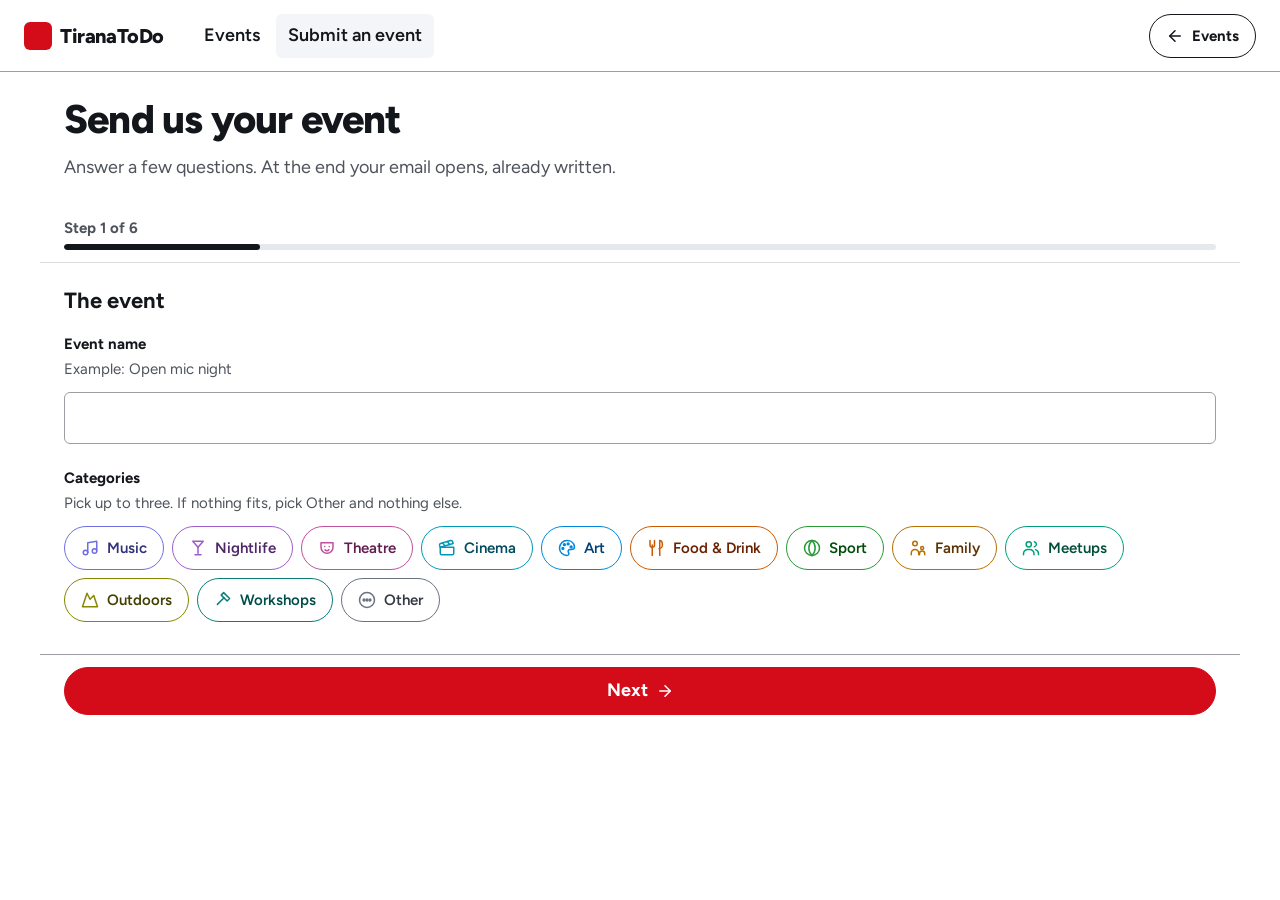
<file: docs/submit-evento.html>
<!DOCTYPE html>
<html lang="en">
<head>
<meta charset="utf-8">
<meta name="viewport" content="width=device-width, initial-scale=1">
<title>TiranaToDo · Send us your event</title>
<link rel="stylesheet" href="./_ds/styles.css">
<link rel="stylesheet" href="./pagine.css">
</head>
<body class="te-page" data-screen-label="Submit an event">

<header class="te-header">
  <a class="te-logo" href="./lista-eventi.html"><span class="te-logo__mark"></span>TiranaToDo</a>
  <ul class="te-nav">
    <li><a href="./lista-eventi.html">Events</a></li>
    <li><a class="is-active" href="./submit-evento.html">Submit an event</a></li>
  </ul>
  <a class="te-btn te-btn--secondary te-btn--s" href="./lista-eventi.html"><svg class="te-ic te-ic--s" viewBox="0 0 24 24" aria-hidden="true"><path d="M19 12H5"></path><path d="m12 19-7-7 7-7"></path></svg>Events</a>
</header>

<main class="te-wrap te-wrap--flush">

  <h1 class="te-sr">Send us your event</h1>

  <!-- Testata della pagina: si vede solo al primo passo. Da li in poi
       ruberebbe la prima schermata a ogni domanda, e la domanda e' il
       motivo per cui si sta li'. L'h1 resta nel documento, muto. -->
  <div class="te-section" id="intro">
    <p class="te-h1">Send us your event</p>
    <p class="te-body" style="margin-top:var(--te-sp-3);color:var(--te-ink-muted)">Answer a few questions. At the end your email opens, already written.</p>
  </div>

  <form class="te-wiz" id="wiz" novalidate>

    <div class="te-wiz__bar" id="bar">
      <p class="te-wiz__count" id="count" aria-live="polite">Step 1 of 6</p>
      <div class="te-wiz__track"><span class="te-wiz__fill" id="fill" style="width:16.6%"></span></div>
    </div>

    <!-- ── PASSO 1 · l'evento ─────────────────────────────────────── -->
    <section class="te-wiz__panel is-current" data-step="1" aria-label="Step 1">
      <h2 class="te-h3 te-wiz__title">The event</h2>
      <div class="te-wiz__fields">

        <div class="te-field" data-f="TITLE" data-req="1" data-type="text">
          <label class="te-label" for="f-title">Event name</label>
          <p class="te-help" id="h-title">Example: Open mic night</p>
          <input class="te-input" id="f-title" name="TITLE" type="text" aria-describedby="h-title" autocomplete="off">
        </div>

        <div class="te-field" data-f="CATEGORY" data-req="1" data-type="choice">
          <span class="te-label" id="l-cat">Categories</span>
          <p class="te-help" id="h-cat">Pick up to three. If nothing fits, pick Other and nothing else.</p>
          <div class="te-choice-grid" role="group" aria-labelledby="l-cat" aria-describedby="h-cat" data-choice-multi="CATEGORY" data-max="3" data-exclusive="other">
        <button class="te-chip te-chip--cat te-choice__cat" type="button" aria-pressed="false" data-cat="music" data-value="music"><svg class="te-ic te-ic--s te-chip__ic" viewBox="0 0 24 24" aria-hidden="true"><path d="M9 18V5l12-2v13"></path><circle cx="6" cy="18" r="3"></circle><circle cx="18" cy="16" r="3"></circle></svg>Music</button>
        <button class="te-chip te-chip--cat te-choice__cat" type="button" aria-pressed="false" data-cat="nightlife" data-value="nightlife"><svg class="te-ic te-ic--s te-chip__ic" viewBox="0 0 24 24" aria-hidden="true"><path d="M5 3h14l-7 8Z"></path><path d="M12 11v8"></path><path d="M8 21h8"></path></svg>Nightlife</button>
        <button class="te-chip te-chip--cat te-choice__cat" type="button" aria-pressed="false" data-cat="theatre" data-value="theatre"><svg class="te-ic te-ic--s te-chip__ic" viewBox="0 0 24 24" aria-hidden="true"><path d="M4 5h16v6a8 8 0 0 1-16 0Z"></path><path d="M9 10h.01"></path><path d="M15 10h.01"></path><path d="M9.5 14.5a3.5 3.5 0 0 0 5 0"></path></svg>Theatre</button>
        <button class="te-chip te-chip--cat te-choice__cat" type="button" aria-pressed="false" data-cat="cinema" data-value="cinema"><svg class="te-ic te-ic--s te-chip__ic" viewBox="0 0 24 24" aria-hidden="true"><path d="M20.2 6 3 11l-.9-2.4c-.3-1.1.3-2.2 1.3-2.5l13.5-4c1.1-.3 2.2.3 2.5 1.3Z"></path><path d="m6.2 5.3 3.1 3.9"></path><path d="m12.4 3.4 3.1 4"></path><path d="M3 11h18v8a2 2 0 0 1-2 2H5a2 2 0 0 1-2-2Z"></path></svg>Cinema</button>
        <button class="te-chip te-chip--cat te-choice__cat" type="button" aria-pressed="false" data-cat="art" data-value="art"><svg class="te-ic te-ic--s te-chip__ic" viewBox="0 0 24 24" aria-hidden="true"><path d="M12 2a10 10 0 0 0 0 20 2.5 2.5 0 0 0 2-4 2.5 2.5 0 0 1 2-4h2a4 4 0 0 0 4-4 10 10 0 0 0-10-8Z"></path><circle cx="8.5" cy="7.5" r="1.2" fill="currentColor"></circle><circle cx="13.5" cy="6.5" r="1.2" fill="currentColor"></circle><circle cx="6.5" cy="12.5" r="1.2" fill="currentColor"></circle><circle cx="17.5" cy="10.5" r="1.2" fill="currentColor"></circle></svg>Art</button>
        <button class="te-chip te-chip--cat te-choice__cat" type="button" aria-pressed="false" data-cat="food" data-value="food"><svg class="te-ic te-ic--s te-chip__ic" viewBox="0 0 24 24" aria-hidden="true"><path d="M4 2v6a3 3 0 0 0 6 0V2"></path><path d="M7 8v14"></path><path d="M17 22V2c2.2 0 3.5 2.2 3.5 5.5S18.2 13 16 13h1"></path></svg>Food &amp; Drink</button>
        <button class="te-chip te-chip--cat te-choice__cat" type="button" aria-pressed="false" data-cat="sport" data-value="sport"><svg class="te-ic te-ic--s te-chip__ic" viewBox="0 0 24 24" aria-hidden="true"><circle cx="12" cy="12" r="10"></circle><path d="M12 2a14 14 0 0 0 0 20"></path><path d="M12 2a14 14 0 0 1 0 20"></path></svg>Sport</button>
        <button class="te-chip te-chip--cat te-choice__cat" type="button" aria-pressed="false" data-cat="family" data-value="family"><svg class="te-ic te-ic--s te-chip__ic" viewBox="0 0 24 24" aria-hidden="true"><circle cx="8" cy="6" r="3"></circle><path d="M3 21v-2a5 5 0 0 1 10 0v2"></path><circle cx="17.5" cy="12" r="2"></circle><path d="M14 21v-1.5a3.5 3.5 0 0 1 7 0V21"></path></svg>Family</button>
        <button class="te-chip te-chip--cat te-choice__cat" type="button" aria-pressed="false" data-cat="meetups" data-value="meetups"><svg class="te-ic te-ic--s te-chip__ic" viewBox="0 0 24 24" aria-hidden="true"><circle cx="9" cy="7" r="3.5"></circle><path d="M2 21v-1.5A5.5 5.5 0 0 1 7.5 14h3A5.5 5.5 0 0 1 16 19.5V21"></path><path d="M16.5 3.6a3.5 3.5 0 0 1 0 6.8"></path><path d="M18 14.2a5.5 5.5 0 0 1 4 5.3V21"></path></svg>Meetups</button>
        <button class="te-chip te-chip--cat te-choice__cat" type="button" aria-pressed="false" data-cat="outdoors" data-value="outdoors"><svg class="te-ic te-ic--s te-chip__ic" viewBox="0 0 24 24" aria-hidden="true"><path d="m8 3 4 8 5-5 5 15H2Z"></path></svg>Outdoors</button>
        <button class="te-chip te-chip--cat te-choice__cat" type="button" aria-pressed="false" data-cat="workshop" data-value="workshop"><svg class="te-ic te-ic--s te-chip__ic" viewBox="0 0 24 24" aria-hidden="true"><path d="M12.9 2.2 20.8 10.1 17.5 13.4 9.6 5.5Z"></path><path d="M13.4 8.9 4.5 17.8"></path></svg>Workshops</button>
        <button class="te-chip te-chip--cat te-choice__cat" type="button" aria-pressed="false" data-cat="other" data-value="other"><svg class="te-ic te-ic--s te-chip__ic" viewBox="0 0 24 24" aria-hidden="true"><circle cx="12" cy="12" r="10"></circle><circle cx="8" cy="12" r="1.2" fill="currentColor"></circle><circle cx="12" cy="12" r="1.2" fill="currentColor"></circle><circle cx="16" cy="12" r="1.2" fill="currentColor"></circle></svg>Other</button>
          </div>
        </div>

      </div>
    </section>

    <!-- ── PASSO 2 · quando ───────────────────────────────────────── -->
    <!-- ALL_DAY sta per primo anche se nella mail e' il campo 7: e' lui
         che decide se l'ora serve, e chiederla dopo vorrebbe dire far
         compilare un campo per poi toglierlo. L'ordine delle 19 righe
         nella mail non cambia (SOP §2.2), cambia l'ordine delle domande. -->
    <section class="te-wiz__panel" data-step="2" aria-label="Step 2" hidden>
      <h2 class="te-h3 te-wiz__title">When it happens</h2>
      <div class="te-wiz__fields">

        <div class="te-field" data-f="ALL_DAY" data-req="1" data-type="choice">
          <span class="te-label" id="l-allday">Does it last all day?</span>
          <p class="te-help" id="h-allday">Yes for markets, fairs and festivals with no fixed start time.</p>
          <div class="te-choice" role="radiogroup" aria-labelledby="l-allday" aria-describedby="h-allday" data-choice="ALL_DAY">
            <button class="te-choice__opt" type="button" role="radio" aria-checked="false" data-value="YES">Yes</button>
            <button class="te-choice__opt" type="button" role="radio" aria-checked="false" data-value="NO">No</button>
          </div>
        </div>

        <div class="te-field" data-f="DATE_START" data-req="1" data-type="date">
          <label class="te-label" for="f-dstart">Start date</label>
          <input class="te-input" id="f-dstart" name="DATE_START" type="date">
        </div>

        <!-- L'orario si sceglie a scatti di quindici minuti, e per questo
             sono due menu e non un campo ora. Con step="900" su un form
             novalidate le 21:07 scritte a mano passerebbero lo stesso e
             finirebbero nella mail: qui i quindici minuti sono l'unica
             cosa selezionabile. Il valore lo compone il JS. -->
        <div class="te-field" data-f="TIME_START" data-req="1" data-type="time" data-req-unless="ALL_DAY=YES">
          <span class="te-label" id="l-tstart">Start time</span>
          <p class="te-help" id="h-tstart">Use the 24 hour clock, like 21:00. Pick the nearest 15 minutes.</p>
          <div class="te-time" role="group" aria-labelledby="l-tstart" aria-describedby="h-tstart" data-time="TIME_START">
            <div class="te-select-wrap">
              <label class="te-sr" for="f-tstart-h">Hour</label>
              <select class="te-select" id="f-tstart-h" data-part="h"><option value="">Hour</option><option value="00">00</option><option value="01">01</option><option value="02">02</option><option value="03">03</option><option value="04">04</option><option value="05">05</option><option value="06">06</option><option value="07">07</option><option value="08">08</option><option value="09">09</option><option value="10">10</option><option value="11">11</option><option value="12">12</option><option value="13">13</option><option value="14">14</option><option value="15">15</option><option value="16">16</option><option value="17">17</option><option value="18">18</option><option value="19">19</option><option value="20">20</option><option value="21">21</option><option value="22">22</option><option value="23">23</option></select>
              <svg class="te-ic" viewBox="0 0 24 24" aria-hidden="true"><path d="m6 9 6 6 6-6"></path></svg>
            </div>
            <span class="te-time__sep" aria-hidden="true">:</span>
            <div class="te-select-wrap">
              <label class="te-sr" for="f-tstart-m">Minute</label>
              <select class="te-select" id="f-tstart-m" data-part="m"><option value="">Minute</option><option value="00">00</option><option value="15">15</option><option value="30">30</option><option value="45">45</option></select>
              <svg class="te-ic" viewBox="0 0 24 24" aria-hidden="true"><path d="m6 9 6 6 6-6"></path></svg>
            </div>
          </div>
        </div>

        <div class="te-field" data-f="DATE_END" data-type="date">
          <label class="te-label" for="f-dend">End date <span class="te-opt">Optional</span></label>
          <p class="te-help" id="h-dend">Only if the event ends on a different day.</p>
          <input class="te-input" id="f-dend" name="DATE_END" type="date" aria-describedby="h-dend">
        </div>

        <div class="te-field" data-f="TIME_END" data-type="time">
          <span class="te-label" id="l-tend">End time <span class="te-opt">Optional</span></span>
          <p class="te-help" id="h-tend">Only if you know it. Pick the nearest 15 minutes too.</p>
          <div class="te-time" role="group" aria-labelledby="l-tend" aria-describedby="h-tend" data-time="TIME_END">
            <div class="te-select-wrap">
              <label class="te-sr" for="f-tend-h">Hour</label>
              <select class="te-select" id="f-tend-h" data-part="h"><option value="">Hour</option><option value="00">00</option><option value="01">01</option><option value="02">02</option><option value="03">03</option><option value="04">04</option><option value="05">05</option><option value="06">06</option><option value="07">07</option><option value="08">08</option><option value="09">09</option><option value="10">10</option><option value="11">11</option><option value="12">12</option><option value="13">13</option><option value="14">14</option><option value="15">15</option><option value="16">16</option><option value="17">17</option><option value="18">18</option><option value="19">19</option><option value="20">20</option><option value="21">21</option><option value="22">22</option><option value="23">23</option></select>
              <svg class="te-ic" viewBox="0 0 24 24" aria-hidden="true"><path d="m6 9 6 6 6-6"></path></svg>
            </div>
            <span class="te-time__sep" aria-hidden="true">:</span>
            <div class="te-select-wrap">
              <label class="te-sr" for="f-tend-m">Minute</label>
              <select class="te-select" id="f-tend-m" data-part="m"><option value="">Minute</option><option value="00">00</option><option value="15">15</option><option value="30">30</option><option value="45">45</option></select>
              <svg class="te-ic" viewBox="0 0 24 24" aria-hidden="true"><path d="m6 9 6 6 6-6"></path></svg>
            </div>
          </div>
        </div>

      </div>
    </section>

    <!-- ── PASSO 3 · dove ─────────────────────────────────────────── -->
    <section class="te-wiz__panel" data-step="3" aria-label="Step 3" hidden>
      <h2 class="te-h3 te-wiz__title">Where it happens</h2>
      <div class="te-wiz__fields">

        <div class="te-field" data-f="VENUE_NAME" data-req="1" data-type="text">
          <label class="te-label" for="f-venue">Place name</label>
          <p class="te-help" id="h-venue">The name of the bar, club or space where it happens.</p>
          <input class="te-input" id="f-venue" name="VENUE_NAME" type="text" aria-describedby="h-venue" autocomplete="off">
        </div>

        <div class="te-field" data-f="ADDRESS" data-req="1" data-type="text">
          <label class="te-label" for="f-addr">Address in Tirana</label>
          <p class="te-help" id="h-addr">Street and area, so people can find it. Example: Rruga Sami Frashëri, Blloku</p>
          <input class="te-input" id="f-addr" name="ADDRESS" type="text" aria-describedby="h-addr" autocomplete="off">
        </div>

        <!-- Il link Maps sta DOPO l'indirizzo, e l'ordine non e' casuale:
             l'indirizzo lo sanno a memoria, il link costa tre tap in
             un'altra app. Chiederlo per primo vuol dire perdere gente
             con il campo obbligatorio ancora vuoto. Nessuna mappa
             interattiva e nessuna chiave: l'organizzatore incolla. -->
        <div class="te-field" data-f="MAPS_URL" data-type="url">
          <label class="te-label" for="f-maps">Google Maps link <span class="te-opt">Optional</span></label>
          <p class="te-help" id="h-maps">In Google Maps, open the place, press Share, then Copy link.</p>
          <input class="te-input" id="f-maps" name="MAPS_URL" type="url" inputmode="url" aria-describedby="h-maps" autocomplete="off" placeholder="https://maps.app.goo.gl/...">
        </div>

      </div>
    </section>

    <!-- ── PASSO 4 · biglietti ────────────────────────────────────── -->
    <section class="te-wiz__panel" data-step="4" aria-label="Step 4" hidden>
      <h2 class="te-h3 te-wiz__title">Tickets</h2>
      <div class="te-wiz__fields">

        <div class="te-field" data-f="IS_FREE" data-req="1" data-type="choice">
          <span class="te-label" id="l-free">Is it free?</span>
          <div class="te-choice" role="radiogroup" aria-labelledby="l-free" data-choice="IS_FREE">
            <button class="te-choice__opt" type="button" role="radio" aria-checked="false" data-value="YES">Yes</button>
            <button class="te-choice__opt" type="button" role="radio" aria-checked="false" data-value="NO">No</button>
          </div>
        </div>

        <div class="te-field" data-f="PRICE" data-req="1" data-type="number" data-show-if="IS_FREE=NO" hidden>
          <label class="te-label" for="f-price">Ticket price in Lek</label>
          <p class="te-help" id="h-price">Only the number in Lek, like 500.</p>
          <input class="te-input" id="f-price" name="PRICE" type="number" inputmode="numeric" min="0" step="1" aria-describedby="h-price">
        </div>

        <div class="te-field" data-f="TICKET_URL" data-type="url">
          <label class="te-label" for="f-turl">Ticket link <span class="te-opt">Optional</span></label>
          <p class="te-help" id="h-turl">If tickets are sold online, paste the full link here.</p>
          <input class="te-input" id="f-turl" name="TICKET_URL" type="url" inputmode="url" aria-describedby="h-turl" autocomplete="off">
        </div>

      </div>
    </section>

    <!-- ── PASSO 5 · dettagli ─────────────────────────────────────── -->
    <section class="te-wiz__panel" data-step="5" aria-label="Step 5" hidden>
      <h2 class="te-h3 te-wiz__title">Details</h2>
      <div class="te-wiz__fields">

        <div class="te-field" data-f="DESCRIPTION" data-type="text">
          <label class="te-label" for="f-desc">What happens <span class="te-opt">Optional</span></label>
          <p class="te-help" id="h-desc">The page looks empty without it. Up to 1500 characters.</p>
          <textarea class="te-textarea" id="f-desc" name="DESCRIPTION" maxlength="1500" aria-describedby="h-desc"></textarea>
          <p class="te-small" id="c-desc" aria-live="polite" style="color:var(--te-ink-muted);margin:0">0 / 1500</p>
        </div>

        <div class="te-field" data-f="PHOTO" data-type="choice">
          <span class="te-label" id="l-photo">Photo <span class="te-opt">Optional</span></span>
          <p class="te-help" id="h-photo">Choose a file, a link, or no photo. JPG, PNG or WebP, up to 5 MB.</p>
          <div class="te-choice" role="radiogroup" aria-labelledby="l-photo" aria-describedby="h-photo" data-choice="PHOTO">
            <button class="te-choice__opt" type="button" role="radio" aria-checked="false" data-value="ATTACHED">A file</button>
            <button class="te-choice__opt" type="button" role="radio" aria-checked="false" data-value="LINK">A link</button>
            <button class="te-choice__opt" type="button" role="radio" aria-checked="false" data-value="NONE">No photo</button>
          </div>
        </div>

        <div class="te-field" data-f="PHOTO_URL" data-type="url" data-show-if="PHOTO=LINK" hidden>
          <label class="te-label" for="f-purl">Link to the photo</label>
          <p class="te-help" id="h-purl">Paste the full link of the file. It must open without a password.</p>
          <input class="te-input" id="f-purl" name="PHOTO_URL" type="url" inputmode="url" aria-describedby="h-purl" autocomplete="off">
        </div>

        <!-- Le lingue non usano le pastiglie colorate delle categorie:
             una lingua non ha un colore ne' un'icona, e fingere una
             tassonomia che non esiste confonde le due domande. Stesso
             bersaglio da 52px del passo 2, stessa grammatica del
             «selezionato». Nessuna lingua e' pre-accesa: in una scelta
             multipla un default acceso consegna un evento in albanese
             come se fosse in inglese. -->
        <div class="te-field" data-f="LANGUAGE" data-type="choice-multi" data-req="1">
          <span class="te-label" id="l-lang">Languages of the event</span>
          <p class="te-help" id="h-lang">The languages spoken at the event. Pick one or more.</p>
          <div class="te-choice te-choice--multi" role="group" aria-labelledby="l-lang" aria-describedby="h-lang" data-choice-multi="LANGUAGE">
            <button class="te-choice__opt" type="button" aria-pressed="false" data-value="EN">English</button>
            <button class="te-choice__opt" type="button" aria-pressed="false" data-value="SQ">Albanian</button>
            <button class="te-choice__opt" type="button" aria-pressed="false" data-value="IT">Italian</button>
            <button class="te-choice__opt" type="button" aria-pressed="false" data-value="OTHER">Other</button>
          </div>
        </div>

        <div class="te-field" data-f="LANGUAGE_OTHER" data-type="text" data-show-if="LANGUAGE~OTHER" hidden>
          <label class="te-label" for="f-lang-other">The other language</label>
          <p class="te-help" id="h-lang-other">Write it in English, like Greek or Turkish.</p>
          <input class="te-input" id="f-lang-other" name="LANGUAGE_OTHER" type="text" aria-describedby="h-lang-other" autocomplete="off">
        </div>

      </div>
    </section>

    <!-- ── PASSO 6 · chi manda ────────────────────────────────────── -->
    <section class="te-wiz__panel" data-step="6" aria-label="Step 6" hidden>
      <h2 class="te-h3 te-wiz__title">About you</h2>
      <div class="te-wiz__fields">

        <div class="te-field" data-f="ORGANIZER_NAME" data-req="1" data-type="text">
          <label class="te-label" for="f-oname">Your name or your group</label>
          <p class="te-help" id="h-oname">We show this name with the event.</p>
          <input class="te-input" id="f-oname" name="ORGANIZER_NAME" type="text" aria-describedby="h-oname" autocomplete="name">
        </div>

        <div class="te-field" data-f="ORGANIZER_EMAIL" data-req="1" data-type="email">
          <label class="te-label" for="f-omail">Your email</label>
          <p class="te-help" id="h-omail">We use it to answer you. We never show it on the site.</p>
          <input class="te-input" id="f-omail" name="ORGANIZER_EMAIL" type="email" inputmode="email" aria-describedby="h-omail" autocomplete="email">
        </div>

        <div class="te-field" data-f="ORGANIZER_PHONE" data-type="text">
          <label class="te-label" for="f-ophone">Your phone <span class="te-opt">Optional</span></label>
          <p class="te-help" id="h-ophone">Only if we need to ask something fast. It stays private.</p>
          <input class="te-input" id="f-ophone" name="ORGANIZER_PHONE" type="tel" inputmode="tel" aria-describedby="h-ophone" autocomplete="tel">
        </div>

        <div class="te-field" data-f="CONSENT" data-req="1" data-type="consent">
          <span class="te-label" id="l-consent">Can we publish it?</span>
          <p class="te-help" id="h-consent">We need a yes. Without it we cannot publish your event.</p>
          <label class="te-check" for="f-consent">
            <input id="f-consent" name="CONSENT" type="checkbox" aria-describedby="h-consent">
            <span class="te-check__box" aria-hidden="true"><svg class="te-ic" viewBox="0 0 24 24"><path d="m5 13 4 4L19 7"></path></svg></span>
            <span>Yes, you can publish this event on the site, with the name I wrote above.</span>
          </label>
        </div>

      </div>
    </section>

    <!-- ── SCHERMATA FINALE ───────────────────────────────────────── -->
    <section class="te-done" data-step="7" aria-label="Ready" hidden>
      <h2 class="te-h3">Your message is ready</h2>
      <p class="te-body te-done__ready">The button opens your email app with the message written. You only press send.</p>

      <a class="te-btn te-btn--primary te-btn--l te-btn--block" id="open-mail" href="#" role="button">
        <svg class="te-ic" viewBox="0 0 24 24" aria-hidden="true"><rect width="20" height="16" x="2" y="4" rx="2"></rect><path d="m22 7-8.97 5.7a1.94 1.94 0 0 1-2.06 0L2 7"></path></svg>Open my email
      </a>

      <div class="te-alert te-alert--warn" id="photo-note" hidden>
        <svg class="te-ic" viewBox="0 0 24 24" aria-hidden="true"><path d="M12 9v4"></path><path d="M12 17h.01"></path><path d="M10.3 3.3 1.8 18a2 2 0 0 0 1.7 3h17a2 2 0 0 0 1.7-3L13.7 3.3a2 2 0 0 0-3.4 0Z"></path></svg>
        <span>Add the photo file to the email before you send it. The site cannot attach it for you.</span>
      </div>

      <div class="te-fallback">
        <p class="te-fallback__text">If nothing opened, there is no email app set up here. Copy the text below and send it to <span class="te-ph">events@tiranatodo.com</span></p>
        <div class="te-fallback__head">
          <span class="te-fallback__label">Your message: read it or copy it.</span>
          <button class="te-btn te-btn--secondary te-btn--s" type="button" id="copy-mail">
            <svg class="te-ic te-ic--s" viewBox="0 0 24 24" aria-hidden="true"><rect width="14" height="14" x="8" y="8" rx="2"></rect><path d="M4 16V6a2 2 0 0 1 2-2h10"></path></svg>Copy the text
          </button>
        </div>
        <pre class="te-copybox" id="mail-text"></pre>
      </div>

      <p class="te-done__next">
        <span>A person reads every message. This is not automatic.</span>
        <span>If something is missing we write back and ask for it.</span>
        <span>If everything is there, your event goes on the site.</span>
      </p>
    </section>

    <div class="te-wiz__nav">
      <button class="te-btn te-btn--secondary te-btn--back" type="button" id="back" hidden>
        <svg class="te-ic te-ic--s" viewBox="0 0 24 24" aria-hidden="true"><path d="M19 12H5"></path><path d="m12 19-7-7 7-7"></path></svg>Back
      </button>
      <button class="te-btn te-btn--primary" type="button" id="next">Next
        <svg class="te-ic te-ic--s" viewBox="0 0 24 24" aria-hidden="true"><path d="M5 12h14"></path><path d="m12 5 7 7-7 7"></path></svg>
      </button>
    </div>

  </form>
</main>

<script src="./submit-evento.js"></script>
</body>
</html>
</file>
<file: docs/_ds/styles.css>
@import url('https://fonts.googleapis.com/css2?family=Figtree:ital,wght@0,400;0,600;0,700;0,800;1,400;1,700&display=swap');

/* ═══════════════════════════════════════════════════════════════════════
   TIRANA EVENTS — design system. Bianco fondo, nero inchiostro, rosso azione.
   Prefisso classi: te-. Ogni colore passa da un token: niente esadecimali
   scritti a mano nei componenti o nelle pagine.
   Pavimento tipografico (profilo A, target 18-50): corpo ≥17px, altro ≥15px,
   contrasto ≥4,5:1. Fonte: Sistema/_CORE/sop/grafica/graf_pagina_web.md §4.
   ═══════════════════════════════════════════════════════════════════════ */
:root{
  /* --- I tre colori --- */
  --te-white:#FFFFFF;/* @kind color */
  --te-ink:#13161B;/* @kind color */
  --te-red:#D40C1A;/* @kind color */
  --te-red-ink:#A9000D;/* @kind color */
  --te-red-bg:#FFE7E4;/* @kind color */

  /* --- Neutri di supporto --- */
  --te-ink-muted:#4E535B;/* @kind color */
  --te-surface-2:#F3F5F8;/* @kind color */
  --te-surface-3:#E5E8EC;/* @kind color */
  --te-line:#9B9FA3;/* @kind color */
  --te-line-soft:#DCDEE2;/* @kind color */
  --te-on-ink:#FFFFFF;/* @kind color */
  --te-on-ink-muted:#B8BBC0;/* @kind color */

  /* --- Stati --- */
  --te-ok:#008A39;/* @kind color */
  --te-ok-ink:#005A1C;/* @kind color */
  --te-ok-bg:#DCF7E1;/* @kind color */
  --te-warn:#A65F00;/* @kind color */
  --te-warn-ink:#6F3800;/* @kind color */
  --te-warn-bg:#FFEBD2;/* @kind color */
  --te-err:#D40C1A;/* @kind color */
  --te-err-ink:#A9000D;/* @kind color */
  --te-err-bg:#FFE7E4;/* @kind color */
  --te-info:#0077C7;/* @kind color */
  --te-info-ink:#004B88;/* @kind color */
  --te-info-bg:#D9F2FF;/* @kind color */

  /* --- Categorie: punto (non testo), tinta di fondo, inchiostro sulla tinta --- */
  --te-cat-music:#6F6FE2;/* @kind color */
  --te-cat-music-bg:#E9EDFF;/* @kind color */
  --te-cat-music-ink:#33317A;/* @kind color */
  --te-cat-nightlife:#9F5DCB;/* @kind color */
  --te-cat-nightlife-bg:#F6E8FF;/* @kind color */
  --te-cat-nightlife-ink:#50266B;/* @kind color */
  --te-cat-theatre:#BF50A0;/* @kind color */
  --te-cat-theatre-bg:#FFE6F6;/* @kind color */
  --te-cat-theatre-ink:#631C50;/* @kind color */
  --te-cat-cinema:#0098B7;/* @kind color */
  --te-cat-cinema-bg:#D5F5FC;/* @kind color */
  --te-cat-cinema-ink:#004B5F;/* @kind color */
  --te-cat-art:#0086DD;/* @kind color */
  --te-cat-art-bg:#DCF2FF;/* @kind color */
  --te-cat-art-ink:#004077;/* @kind color */
  --te-cat-food:#CC5900;/* @kind color */
  --te-cat-food-bg:#FFE8DA;/* @kind color */
  --te-cat-food-ink:#6B2200;/* @kind color */
  --te-cat-sport:#279936;/* @kind color */
  --te-cat-sport-bg:#E1F5E0;/* @kind color */
  --te-cat-sport-ink:#004C09;/* @kind color */
  --te-cat-family:#B47000;/* @kind color */
  --te-cat-family-bg:#FBEDD5;/* @kind color */
  --te-cat-family-ink:#5D3200;/* @kind color */
  --te-cat-meetups:#009F7A;/* @kind color */
  --te-cat-meetups-bg:#D7F7ED;/* @kind color */
  --te-cat-meetups-ink:#004F39;/* @kind color */
  --te-cat-outdoors:#888700;/* @kind color */
  --te-cat-outdoors-bg:#EFF1D6;/* @kind color */
  --te-cat-outdoors-ink:#424100;/* @kind color */
  --te-cat-workshop:#0B7E7A;/* @kind color */
  --te-cat-workshop-bg:#D9F5F3;/* @kind color */
  --te-cat-workshop-ink:#004E4B;/* @kind color */
  --te-cat-other:#6B7280;/* @kind color */
  --te-cat-other-bg:#EEF0F3;/* @kind color */
  --te-cat-other-ink:#343A44;/* @kind color */

  /* --- Tipografia --- */
  --te-font:'Figtree',system-ui,-apple-system,'Segoe UI',sans-serif;
  --te-fs-small:15px;   /* etichette, meta, note: pavimento "altro testo" */
  --te-fs-body:17px;    /* corpo: pavimento */
  --te-fs-lead:19px;    /* titolo card, lead */
  --te-fs-h3:21px;
  --te-fs-h2:24px;
  --te-fs-h1:28px;      /* H1 mobile: pavimento ≥28 */
  --te-fs-display:36px; /* numeri grandi, giorno nel blocco data */
  --te-lh-tight:1.15;
  --te-lh-title:1.25;
  --te-lh-body:1.5;

  /* --- Spazio (base 4) --- */
  --te-sp-1:4px;--te-sp-2:8px;--te-sp-3:12px;--te-sp-4:16px;--te-sp-5:20px;
  --te-sp-6:24px;--te-sp-8:32px;--te-sp-10:40px;--te-sp-12:48px;--te-sp-16:64px;
  --te-gutter:16px;      /* margine pagina mobile */
  --te-tap:44px;         /* tap target minimo, mai sotto */
  --te-max:1200px;

  /* --- Raggi --- */
  --te-r-sm:6px;--te-r-md:12px;--te-r-lg:20px;--te-r-pill:999px;

  /* --- Ombre --- */
  --te-shadow-sm:0 1px 2px rgba(19,22,27,.06),0 1px 3px rgba(19,22,27,.08);/* @kind shadow */
  --te-shadow-md:0 4px 12px rgba(19,22,27,.10),0 1px 3px rgba(19,22,27,.06);/* @kind shadow */
  --te-shadow-lg:0 -4px 16px rgba(19,22,27,.10);/* @kind shadow */

  /* --- Anello di focus --- */
  --te-ring:0 0 0 2px var(--te-white),0 0 0 4px var(--te-ink);
}
@media (min-width:768px){
  :root{--te-fs-body:18px;--te-fs-lead:20px;--te-fs-h3:22px;--te-fs-h2:30px;--te-fs-h1:40px;--te-fs-display:48px;--te-gutter:24px}
}

/* ─── Base ─────────────────────────────────────────────────────────── */
.te-page{margin:0;background:var(--te-white);color:var(--te-ink);font-family:var(--te-font);font-size:var(--te-fs-body);line-height:var(--te-lh-body);-webkit-font-smoothing:antialiased;text-wrap:pretty}
.te-page *,.te-page *::before,.te-page *::after{box-sizing:border-box}
.te-page :where(a:not([class])){color:var(--te-red);text-decoration:underline;text-underline-offset:3px;text-decoration-thickness:1.5px}
.te-page :where(a:not([class])):hover{color:var(--te-red-ink)}
.te-page :focus-visible{outline:none;box-shadow:var(--te-ring)}
.te-wrap{max-width:var(--te-max);margin:0 auto;padding:0 var(--te-gutter)}
.te-wrap--flush{padding:0}
.te-ic{width:22px;height:22px;flex:none;stroke:currentColor;fill:none;stroke-width:2;stroke-linecap:round;stroke-linejoin:round}
.te-ic--s{width:18px;height:18px}
.te-ic--fill{fill:currentColor}
.te-sr{position:absolute;width:1px;height:1px;overflow:hidden;clip:rect(0 0 0 0);white-space:nowrap}

/* ─── Tipografia ───────────────────────────────────────────────────── */
.te-h1{font-size:var(--te-fs-h1);line-height:var(--te-lh-tight);font-weight:800;letter-spacing:-.02em;margin:0}
.te-h2{font-size:var(--te-fs-h2);line-height:var(--te-lh-title);font-weight:800;letter-spacing:-.015em;margin:0}
.te-h3{font-size:var(--te-fs-h3);line-height:var(--te-lh-title);font-weight:700;margin:0}
.te-lead{font-size:var(--te-fs-lead);line-height:var(--te-lh-title);font-weight:700;margin:0}
.te-body{font-size:var(--te-fs-body);line-height:var(--te-lh-body);margin:0}
.te-small{font-size:var(--te-fs-small);line-height:1.4;margin:0}
.te-muted{color:var(--te-ink-muted)}
.te-strong{font-weight:700}
.te-display{font-size:var(--te-fs-display);line-height:1;font-weight:800;letter-spacing:-.03em}

/* ─── Bottoni ──────────────────────────────────────────────────────── */
.te-btn{display:inline-flex;align-items:center;justify-content:center;gap:var(--te-sp-2);min-height:48px;padding:0 var(--te-sp-5);border-radius:var(--te-r-pill);border:1.5px solid transparent;font-family:var(--te-font);font-size:var(--te-fs-body);font-weight:700;line-height:1.2;text-decoration:none;cursor:pointer;white-space:nowrap;transition:background .15s,color .15s,transform .08s,border-color .15s;-webkit-tap-highlight-color:transparent}
.te-btn:active,.te-btn.is-active{transform:scale(.98)}
.te-btn--s{min-height:44px;padding:0 var(--te-sp-4);font-size:var(--te-fs-small)}
.te-btn--m{min-height:48px}
.te-btn--l{min-height:56px;padding:0 var(--te-sp-6);font-size:var(--te-fs-lead)}
.te-btn--block{display:flex;width:100%}
.te-btn--primary{background:var(--te-red);color:var(--te-on-ink);border-color:var(--te-red)}
.te-btn--primary:hover,.te-btn--primary.is-hover{background:var(--te-red-ink);border-color:var(--te-red-ink)}
.te-btn--primary:active,.te-btn--primary.is-active{background:var(--te-red-ink)}
.te-btn--secondary{background:var(--te-white);color:var(--te-ink);border-color:var(--te-ink)}
.te-btn--secondary:hover,.te-btn--secondary.is-hover{background:var(--te-surface-2)}
.te-btn--secondary:active,.te-btn--secondary.is-active{background:var(--te-surface-3)}
.te-btn--ghost{background:transparent;color:var(--te-ink)}
.te-btn--ghost:hover,.te-btn--ghost.is-hover{background:var(--te-surface-2)}
.te-btn--ghost:active,.te-btn--ghost.is-active{background:var(--te-surface-3)}
.te-btn--icon{width:var(--te-tap);min-width:var(--te-tap);min-height:var(--te-tap);padding:0;border-color:var(--te-line);background:var(--te-white);color:var(--te-ink)}
.te-btn--icon.te-btn--l{width:56px;min-width:56px}
.te-btn--icon:hover,.te-btn--icon.is-hover{background:var(--te-surface-2);border-color:var(--te-ink)}
.te-btn--on-image{background:rgba(255,255,255,.92);border-color:transparent;box-shadow:var(--te-shadow-sm)}
.te-btn:disabled,.te-btn.is-disabled{background:var(--te-surface-3);color:var(--te-ink-muted);border-color:var(--te-surface-3);cursor:not-allowed;transform:none}
.te-btn.is-loading{color:transparent;position:relative;pointer-events:none}
.te-btn.is-loading::after{content:"";position:absolute;width:20px;height:20px;border-radius:50%;border:2.5px solid rgba(255,255,255,.35);border-top-color:var(--te-on-ink);animation:te-spin .8s linear infinite}
.te-btn--secondary.is-loading::after,.te-btn--ghost.is-loading::after{border-color:var(--te-surface-3);border-top-color:var(--te-ink)}
.te-btn.is-focus{box-shadow:var(--te-ring)}
@keyframes te-spin{to{transform:rotate(360deg)}}

/* ─── Chip (filtri) ────────────────────────────────────────────────── */
.te-chip{display:inline-flex;align-items:center;gap:var(--te-sp-2);min-height:var(--te-tap);padding:0 var(--te-sp-4);border-radius:var(--te-r-pill);border:1.5px solid var(--te-line);background:var(--te-white);color:var(--te-ink);font-family:var(--te-font);font-size:var(--te-fs-small);font-weight:600;line-height:1.2;white-space:nowrap;cursor:pointer;text-decoration:none;flex:none;transition:background .15s,border-color .15s,color .15s;-webkit-tap-highlight-color:transparent}
.te-chip:hover,.te-chip.is-hover{border-color:var(--te-ink)}
.te-chip.is-active{background:var(--te-ink);color:var(--te-on-ink);border-color:var(--te-ink)}
.te-chip--icon{width:var(--te-tap);padding:0;justify-content:center}
.te-chip .te-count{font-weight:400;color:var(--te-ink-muted)}
.te-chip.is-active .te-count{color:var(--te-on-ink-muted)}
.te-dot{width:10px;height:10px;border-radius:50%;background:var(--cat,var(--te-cat-other));flex:none}

/* ─── Barra filtri sticky ──────────────────────────────────────────── */
.te-filters{position:sticky;top:0;z-index:20;background:var(--te-white);padding:var(--te-sp-3) 0 var(--te-sp-2);border-bottom:1px solid var(--te-line);box-shadow:var(--te-shadow-sm)}
.te-filters.is-stuck{box-shadow:var(--te-shadow-md)}
.te-scroll{display:flex;gap:var(--te-sp-2);overflow-x:auto;padding:2px var(--te-gutter) 4px;scrollbar-width:none;-webkit-overflow-scrolling:touch;scroll-snap-type:x proximity}
.te-scroll::-webkit-scrollbar{display:none}
.te-scroll>*{scroll-snap-align:start}
.te-filters .te-scroll+.te-scroll{margin-top:var(--te-sp-2)}
.te-results{display:flex;align-items:center;justify-content:space-between;gap:var(--te-sp-3);padding:var(--te-sp-2) var(--te-gutter) 0;font-size:var(--te-fs-small);font-weight:600;color:var(--te-ink-muted);line-height:1.4}
.te-results .te-link-btn{background:none;border:0;padding:0;min-height:var(--te-tap);display:inline-flex;align-items:center;font:inherit;font-weight:600;color:var(--te-red);text-decoration:underline;text-underline-offset:3px;cursor:pointer}
.te-results.is-compact{padding-top:0;min-height:0}

/* ─── Ricerca ──────────────────────────────────────────────────────── */
.te-search{position:relative;display:flex;align-items:center}
.te-search .te-ic{position:absolute;left:var(--te-sp-4);color:var(--te-ink-muted);pointer-events:none}
.te-search__input{width:100%;min-height:48px;padding:0 52px;border-radius:var(--te-r-pill);border:1.5px solid var(--te-line);background:var(--te-white);color:var(--te-ink);font-family:var(--te-font);font-size:var(--te-fs-body);line-height:1.2;-webkit-appearance:none;appearance:none}
.te-search__input::placeholder{color:var(--te-ink-muted);opacity:1}
.te-search__input:focus,.te-search__input.is-focus{outline:none;border-color:var(--te-ink);box-shadow:var(--te-ring)}
.te-search__clear{position:absolute;right:2px;width:var(--te-tap);height:var(--te-tap);display:inline-flex;align-items:center;justify-content:center;border:0;background:transparent;color:var(--te-ink);border-radius:50%;cursor:pointer}
.te-search__clear:hover{background:var(--te-surface-2)}
.te-search--surface .te-search__input{background:var(--te-surface-2);border-color:transparent}
.te-search--surface .te-search__input:focus{background:var(--te-white);border-color:var(--te-ink)}

/* ─── Tag categoria e badge ────────────────────────────────────────── */
[data-cat="music"]{--cat:var(--te-cat-music);--cat-bg:var(--te-cat-music-bg);--cat-ink:var(--te-cat-music-ink)}
[data-cat="nightlife"]{--cat:var(--te-cat-nightlife);--cat-bg:var(--te-cat-nightlife-bg);--cat-ink:var(--te-cat-nightlife-ink)}
[data-cat="theatre"]{--cat:var(--te-cat-theatre);--cat-bg:var(--te-cat-theatre-bg);--cat-ink:var(--te-cat-theatre-ink)}
[data-cat="cinema"]{--cat:var(--te-cat-cinema);--cat-bg:var(--te-cat-cinema-bg);--cat-ink:var(--te-cat-cinema-ink)}
[data-cat="art"]{--cat:var(--te-cat-art);--cat-bg:var(--te-cat-art-bg);--cat-ink:var(--te-cat-art-ink)}
[data-cat="food"]{--cat:var(--te-cat-food);--cat-bg:var(--te-cat-food-bg);--cat-ink:var(--te-cat-food-ink)}
[data-cat="sport"]{--cat:var(--te-cat-sport);--cat-bg:var(--te-cat-sport-bg);--cat-ink:var(--te-cat-sport-ink)}
[data-cat="family"]{--cat:var(--te-cat-family);--cat-bg:var(--te-cat-family-bg);--cat-ink:var(--te-cat-family-ink)}
[data-cat="meetups"]{--cat:var(--te-cat-meetups);--cat-bg:var(--te-cat-meetups-bg);--cat-ink:var(--te-cat-meetups-ink)}
[data-cat="outdoors"]{--cat:var(--te-cat-outdoors);--cat-bg:var(--te-cat-outdoors-bg);--cat-ink:var(--te-cat-outdoors-ink)}
[data-cat="workshop"]{--cat:var(--te-cat-workshop);--cat-bg:var(--te-cat-workshop-bg);--cat-ink:var(--te-cat-workshop-ink)}
[data-cat="other"]{--cat:var(--te-cat-other);--cat-bg:var(--te-cat-other-bg);--cat-ink:var(--te-cat-other-ink)}
.te-tag{display:inline-flex;align-items:center;gap:6px;min-height:28px;padding:0 10px;border-radius:var(--te-r-sm);background:var(--cat-bg,var(--te-surface-2));color:var(--cat-ink,var(--te-ink));font-size:var(--te-fs-small);font-weight:700;line-height:1.2;white-space:nowrap}
.te-tag .te-dot{width:8px;height:8px}
.te-badge{display:inline-flex;align-items:center;gap:6px;min-height:28px;padding:0 10px;border-radius:var(--te-r-sm);font-size:var(--te-fs-small);font-weight:700;line-height:1.2;white-space:nowrap}
.te-badge--free{background:var(--te-ok-bg);color:var(--te-ok-ink)}
.te-badge--soldout{background:var(--te-surface-3);color:var(--te-ink-muted)}
.te-badge--new{background:var(--te-ink);color:var(--te-on-ink)}
.te-badge--last{background:var(--te-warn-bg);color:var(--te-warn-ink)}
.te-badge--past{background:var(--te-surface-3);color:var(--te-ink-muted)}
.te-badge--price{background:var(--te-white);color:var(--te-ink);border:1.5px solid var(--te-line)}
.te-badge--on-image{box-shadow:var(--te-shadow-sm)}

/* ─── Voto (solo positivo) ─────────────────────────────────────────── */
.te-vote{display:inline-flex;align-items:center;justify-content:center;gap:6px;min-height:var(--te-tap);min-width:var(--te-tap);padding:0 12px;border-radius:var(--te-r-pill);border:1.5px solid var(--te-line);background:var(--te-white);color:var(--te-ink);font-family:var(--te-font);font-size:var(--te-fs-small);font-weight:700;line-height:1.2;cursor:pointer;white-space:nowrap;transition:background .15s,border-color .15s,color .15s,transform .08s;-webkit-tap-highlight-color:transparent}
.te-vote:hover,.te-vote.is-hover{border-color:var(--te-ink)}
.te-vote:active{transform:scale(.96)}
.te-vote.is-voted{background:var(--te-red-bg);color:var(--te-red-ink);border-color:var(--te-red-bg)}
.te-vote.is-voted .te-ic{fill:currentColor;color:var(--te-red)}
.te-vote.is-off,.te-vote:disabled{background:var(--te-surface-2);color:var(--te-ink-muted);border-color:var(--te-surface-2);cursor:not-allowed;transform:none}
.te-vote--compact{padding:0 10px}
.te-vote--compact.is-solo{width:var(--te-tap);padding:0}
.te-vote--lg{min-height:48px;padding:0 var(--te-sp-5);font-size:var(--te-fs-body);gap:var(--te-sp-2)}
.te-vote--lg.is-voted{border-color:var(--te-red-ink)}
.te-vote--on-image{background:rgba(255,255,255,.92);border-color:transparent;box-shadow:var(--te-shadow-sm)}
.te-vote__count{font-variant-numeric:tabular-nums}

/* ─── Card evento ──────────────────────────────────────────────────── */
.te-card{display:flex;flex-direction:column;background:var(--te-white);border-radius:var(--te-r-md);box-shadow:var(--te-shadow-sm);overflow:hidden;color:inherit;text-decoration:none;position:relative}
.te-card:hover .te-card__title{text-decoration:underline;text-underline-offset:3px}
.te-card__media{position:relative;aspect-ratio:16/10;background:var(--te-surface-3);overflow:hidden}
.te-card__media img,.te-media-ph{width:100%;height:100%;object-fit:cover;display:block}
.te-media-ph{background:repeating-linear-gradient(135deg,var(--te-surface-3) 0 10px,var(--te-surface-2) 10px 20px);display:flex;align-items:center;justify-content:center;font-family:ui-monospace,Menlo,monospace;font-size:var(--te-fs-small);color:var(--te-ink-muted)}
.te-card__over{position:absolute;inset:0;padding:var(--te-sp-3);display:flex;justify-content:space-between;align-items:flex-start;pointer-events:none}
.te-card__over>*{pointer-events:auto}
.te-card__body{padding:var(--te-sp-3) var(--te-sp-4) var(--te-sp-4);display:flex;flex-direction:column;gap:6px}
.te-card__date{font-size:var(--te-fs-small);font-weight:700;line-height:1.4;color:var(--te-ink);display:flex;align-items:center;gap:6px}
.te-card__title{font-size:var(--te-fs-lead);line-height:var(--te-lh-title);font-weight:700;margin:0;display:-webkit-box;-webkit-line-clamp:2;-webkit-box-orient:vertical;overflow:hidden}
.te-card__place{font-size:var(--te-fs-small);line-height:1.4;color:var(--te-ink-muted);display:flex;align-items:center;gap:6px;min-width:0}
.te-card__place span{overflow:hidden;text-overflow:ellipsis;white-space:nowrap}
.te-card__foot{display:flex;align-items:center;justify-content:space-between;gap:var(--te-sp-2);margin-top:var(--te-sp-1)}
.te-card__price{font-size:var(--te-fs-body);font-weight:800;font-variant-numeric:tabular-nums}
/* lista compatta */
.te-card--list{flex-direction:row;align-items:stretch;border-radius:var(--te-r-md)}
.te-card--list .te-card__media{width:104px;flex:none;aspect-ratio:auto;align-self:stretch}
.te-card--list .te-card__over{padding:var(--te-sp-2)}
.te-card--list .te-card__body{flex:1;min-width:0;padding:var(--te-sp-3) var(--te-sp-3) var(--te-sp-3) var(--te-sp-3);gap:4px;justify-content:center}
.te-card--list .te-card__title{font-size:var(--te-fs-body)}
.te-card--list .te-card__price{font-size:var(--te-fs-small)}
/* passato */
.te-card.is-past .te-card__media{filter:grayscale(1);opacity:.7}
.te-card.is-past .te-card__title,.te-card.is-past .te-card__date{color:var(--te-ink-muted)}
.te-card.is-past .te-card__price{color:var(--te-ink-muted);font-weight:700}
/* griglia */
.te-grid{display:grid;gap:var(--te-sp-4);grid-template-columns:1fr}
@media (min-width:600px){.te-grid{grid-template-columns:repeat(2,1fr);gap:var(--te-sp-6)}}
@media (min-width:960px){.te-grid{grid-template-columns:repeat(3,1fr)}}
.te-list{display:flex;flex-direction:column;gap:var(--te-sp-3)}
.te-group{display:block}
.te-group__title{font-size:var(--te-fs-h3);line-height:var(--te-lh-title);font-weight:700;margin:0;padding:var(--te-sp-5) var(--te-gutter) var(--te-sp-2)}

/* ─── Testata dettaglio evento ─────────────────────────────────────── */
.te-hero{background:var(--te-white)}
.te-hero__media{position:relative;aspect-ratio:4/3;background:var(--te-surface-3);overflow:hidden}
.te-hero__media img{width:100%;height:100%;object-fit:cover;display:block}
.te-hero__bar{position:absolute;top:0;left:0;right:0;padding:var(--te-sp-3) var(--te-gutter);display:flex;justify-content:space-between;align-items:center}
.te-hero__bar>div{display:flex;gap:var(--te-sp-2)}
.te-hero__body{padding:var(--te-sp-4) var(--te-gutter) var(--te-sp-5);display:flex;flex-direction:column;gap:var(--te-sp-3)}
.te-hero__tags{display:flex;gap:var(--te-sp-2);flex-wrap:wrap}
.te-meta{display:flex;flex-direction:column;gap:var(--te-sp-3);margin:0;padding:0;list-style:none}
.te-meta li{display:flex;align-items:flex-start;gap:var(--te-sp-3);min-height:var(--te-tap)}
.te-meta .te-ic{color:var(--te-ink-muted);margin-top:2px}
.te-meta__main{font-size:var(--te-fs-body);font-weight:700;line-height:1.4}
.te-meta__sub{font-size:var(--te-fs-small);color:var(--te-ink-muted);line-height:1.4}
.te-meta__sub a{display:inline-flex;align-items:center;min-height:var(--te-tap)}
.te-actions{display:flex;flex-direction:column;gap:var(--te-sp-2)}
.te-actions__row{display:flex;gap:var(--te-sp-2)}
.te-actions__row>*{flex:1 1 auto;min-width:0;padding-left:var(--te-sp-4);padding-right:var(--te-sp-4)}
@media (min-width:768px){
  .te-hero{display:grid;grid-template-columns:1.2fr 1fr;gap:var(--te-sp-8);align-items:start;padding:var(--te-sp-8) var(--te-gutter)}
  .te-hero__media{border-radius:var(--te-r-lg)}
  .te-hero__body{padding:0}
}

/* ─── Barra CTA fissa (dettaglio, mobile) ──────────────────────────── */
.te-sticky-cta{position:sticky;bottom:0;z-index:20;background:var(--te-white);border-top:1px solid var(--te-line);box-shadow:var(--te-shadow-lg);padding:var(--te-sp-3) var(--te-gutter) calc(var(--te-sp-3) + env(safe-area-inset-bottom));display:flex;align-items:center;gap:var(--te-sp-3)}
.te-sticky-cta__price{display:flex;flex-direction:column;line-height:1.2;min-width:72px}
.te-sticky-cta__price small{font-size:var(--te-fs-small);color:var(--te-ink-muted)}
.te-sticky-cta__price strong{font-size:var(--te-fs-lead);font-weight:800}
.te-sticky-cta .te-btn{flex:1}

/* ─── Form ─────────────────────────────────────────────────────────── */
.te-field{display:flex;flex-direction:column;gap:6px}
.te-label{font-size:var(--te-fs-small);font-weight:700;line-height:1.4}
.te-label .te-opt{font-weight:400;color:var(--te-ink-muted)}
.te-input,.te-textarea,.te-select{width:100%;min-height:52px;padding:12px var(--te-sp-4);border-radius:var(--te-r-sm);border:1.5px solid var(--te-line);background:var(--te-white);color:var(--te-ink);font-family:var(--te-font);font-size:var(--te-fs-body);line-height:1.4;-webkit-appearance:none;appearance:none}
.te-input::placeholder,.te-textarea::placeholder{color:var(--te-ink-muted);opacity:1}
.te-input:focus,.te-textarea:focus,.te-select:focus,.te-input.is-focus{outline:none;border-color:var(--te-ink);box-shadow:var(--te-ring)}
.te-textarea{min-height:128px;resize:vertical}
.te-select-wrap{position:relative}
.te-select{padding-right:48px;cursor:pointer}
.te-select-wrap .te-ic{position:absolute;right:var(--te-sp-4);top:50%;transform:translateY(-50%);pointer-events:none;color:var(--te-ink-muted)}
.te-input[type="date"],.te-input[type="time"]{padding-right:var(--te-sp-3)}
.te-row{display:grid;grid-template-columns:1fr 1fr;gap:var(--te-sp-3)}
.te-help{font-size:var(--te-fs-small);color:var(--te-ink-muted);line-height:1.4;margin:0}
.te-error{display:flex;align-items:flex-start;gap:6px;font-size:var(--te-fs-small);color:var(--te-err-ink);font-weight:600;line-height:1.4;margin:0}
.te-error .te-ic{width:18px;height:18px;margin-top:1px}
.te-field.is-error .te-input,.te-field.is-error .te-textarea,.te-field.is-error .te-select{border-color:var(--te-err);border-width:2px}
.te-field.is-error .te-label{color:var(--te-err-ink)}
.te-field.is-disabled .te-input{background:var(--te-surface-2);color:var(--te-ink-muted)}
/* upload */
.te-upload{display:flex;flex-direction:column;align-items:center;justify-content:center;gap:var(--te-sp-2);min-height:132px;padding:var(--te-sp-4);border:2px dashed var(--te-line);border-radius:var(--te-r-md);background:var(--te-surface-2);color:var(--te-ink);text-align:center;cursor:pointer}
.te-upload:hover{border-color:var(--te-ink)}
.te-upload .te-ic{color:var(--te-ink-muted);width:28px;height:28px}
.te-upload__title{font-size:var(--te-fs-body);font-weight:700}
.te-upload__hint{font-size:var(--te-fs-small);color:var(--te-ink-muted)}
.te-upload--preview{padding:0;border-style:solid;border-width:1.5px;background:var(--te-white);overflow:hidden;align-items:stretch;gap:0;cursor:default}
.te-upload__img{aspect-ratio:16/10;background:var(--te-surface-3)}
.te-upload__foot{display:flex;align-items:center;justify-content:space-between;gap:var(--te-sp-2);padding:var(--te-sp-2) var(--te-sp-2) var(--te-sp-2) var(--te-sp-4);font-size:var(--te-fs-small);color:var(--te-ink-muted)}
.te-upload__foot span{overflow:hidden;text-overflow:ellipsis;white-space:nowrap}
.te-upload__foot div{display:flex;gap:var(--te-sp-1);flex:none}
.te-field.is-error .te-upload{border-color:var(--te-err)}
/* checkbox */
.te-check{display:flex;align-items:flex-start;gap:var(--te-sp-3);min-height:var(--te-tap);cursor:pointer;font-size:var(--te-fs-small);line-height:1.4}
.te-check__box{width:24px;height:24px;flex:none;border-radius:var(--te-r-sm);border:2px solid var(--te-ink);background:var(--te-white);display:inline-flex;align-items:center;justify-content:center;color:var(--te-on-ink);margin-top:-1px}
.te-check__box .te-ic{width:16px;height:16px;stroke-width:3;opacity:0}
.te-check.is-checked .te-check__box{background:var(--te-ink)}
.te-check.is-checked .te-check__box .te-ic{opacity:1}
.te-check input{position:absolute;opacity:0;width:1px;height:1px}
.te-check input:focus-visible+.te-check__box{box-shadow:var(--te-ring)}
.te-check.is-error .te-check__box{border-color:var(--te-err)}
.te-form{display:flex;flex-direction:column;gap:var(--te-sp-5)}

/* ─── Avvisi ───────────────────────────────────────────────────────── */
.te-alert{display:flex;gap:var(--te-sp-3);align-items:flex-start;padding:var(--te-sp-3) var(--te-sp-4);border-radius:var(--te-r-md);border:1.5px solid transparent;font-size:var(--te-fs-small);line-height:1.4}
.te-alert .te-ic{margin-top:1px}
.te-alert strong{display:block;font-size:var(--te-fs-body);margin-bottom:2px}
.te-alert--ok{background:var(--te-ok-bg);color:var(--te-ok-ink);border-color:var(--te-ok)}
.te-alert--warn{background:var(--te-warn-bg);color:var(--te-warn-ink);border-color:var(--te-warn)}
.te-alert--err{background:var(--te-err-bg);color:var(--te-err-ink);border-color:var(--te-err)}
.te-alert--info{background:var(--te-info-bg);color:var(--te-info-ink);border-color:var(--te-info)}

/* ─── Stato vuoto e skeleton ───────────────────────────────────────── */
.te-empty{display:flex;flex-direction:column;align-items:center;text-align:center;gap:var(--te-sp-3);padding:var(--te-sp-10) var(--te-gutter)}
.te-empty__icon{width:64px;height:64px;border-radius:50%;background:var(--te-surface-2);display:flex;align-items:center;justify-content:center;color:var(--te-ink-muted)}
.te-empty__icon .te-ic{width:28px;height:28px}
.te-empty .te-body{max-width:30ch}
.te-empty .te-btn{margin-top:var(--te-sp-2)}
.te-skel{background:var(--te-surface-3);border-radius:var(--te-r-sm);position:relative;overflow:hidden}
.te-skel::after{content:"";position:absolute;inset:0;background:linear-gradient(90deg,transparent,rgba(255,255,255,.6),transparent);transform:translateX(-100%);animation:te-shimmer 1.4s infinite}
@keyframes te-shimmer{to{transform:translateX(100%)}}
@media (prefers-reduced-motion:reduce){.te-skel::after{animation:none}}
.te-skel--media{aspect-ratio:16/10;border-radius:0}
.te-skel--line{height:15px}
.te-skel--title{height:19px}
.te-skel--chip{height:44px;width:96px;border-radius:var(--te-r-pill)}

/* ─── Navigazione ──────────────────────────────────────────────────── */
.te-header{position:sticky;top:0;z-index:30;background:var(--te-white);border-bottom:1px solid var(--te-line);min-height:56px;display:flex;align-items:center;padding:0 var(--te-gutter);gap:var(--te-sp-3)}
.te-header .te-logo{margin-right:auto}
.te-logo{display:inline-flex;align-items:center;gap:var(--te-sp-2);text-decoration:none;color:var(--te-ink);font-weight:800;font-size:var(--te-fs-lead);letter-spacing:-.02em;min-height:var(--te-tap)}
.te-logo__mark{width:28px;height:28px;border-radius:6px;background:var(--te-red);flex:none}
.te-logo__ph{border:1.5px dashed var(--te-line);border-radius:var(--te-r-sm);padding:4px 8px;font-family:ui-monospace,Menlo,monospace;font-size:var(--te-fs-small);font-weight:600;color:var(--te-ink-muted)}
.te-nav{display:none;gap:var(--te-sp-1);margin:0 auto 0 var(--te-sp-4);padding:0;list-style:none}
.te-nav a{display:inline-flex;align-items:center;min-height:var(--te-tap);padding:0 var(--te-sp-3);border-radius:var(--te-r-sm);color:var(--te-ink);text-decoration:none;font-weight:600;font-size:var(--te-fs-body)}
.te-nav a:hover,.te-nav a.is-active{background:var(--te-surface-2)}
@media (min-width:960px){.te-header{min-height:72px}.te-nav{display:flex}.te-header .te-logo{margin-right:0}}
.te-tabbar{position:sticky;bottom:0;z-index:30;background:var(--te-white);border-top:1px solid var(--te-line);display:grid;grid-template-columns:repeat(5,1fr);padding:6px var(--te-sp-2) calc(6px + env(safe-area-inset-bottom));box-shadow:var(--te-shadow-lg)}
.te-tab{display:flex;flex-direction:column;align-items:center;justify-content:center;gap:2px;min-height:52px;color:var(--te-ink-muted);text-decoration:none;font-size:var(--te-fs-small);font-weight:600;line-height:1.2;border-radius:var(--te-r-sm);-webkit-tap-highlight-color:transparent}
.te-tab .te-ic{width:24px;height:24px}
.te-tab.is-active{color:var(--te-ink)}
.te-tab.is-active .te-ic{stroke-width:2.5}
.te-tab--add .te-tab__fab{width:48px;height:48px;border-radius:50%;background:var(--te-red);color:var(--te-on-ink);display:flex;align-items:center;justify-content:center;margin-top:-22px;box-shadow:var(--te-shadow-md)}
.te-tab--add .te-tab__fab .te-ic{stroke-width:2.5}
@media (min-width:960px){.te-tabbar{display:none}}
.te-footer{background:var(--te-ink);color:var(--te-on-ink);padding:var(--te-sp-8) var(--te-gutter) calc(var(--te-sp-8) + env(safe-area-inset-bottom))}
.te-footer a{color:var(--te-on-ink);text-decoration:none;display:inline-flex;align-items:center;min-height:var(--te-tap)}
.te-footer a:hover{color:var(--te-on-ink);text-decoration:underline}
.te-footer__cols{display:grid;gap:var(--te-sp-6);grid-template-columns:1fr 1fr}
.te-footer__title{font-size:var(--te-fs-small);font-weight:700;letter-spacing:.06em;text-transform:uppercase;color:var(--te-on-ink-muted);margin:0 0 var(--te-sp-1)}
.te-footer ul{list-style:none;margin:0;padding:0;display:flex;flex-direction:column}
.te-footer li a{font-size:var(--te-fs-body)}
.te-footer__lang{display:inline-flex;border:1.5px solid var(--te-on-ink-muted);border-radius:var(--te-r-pill);overflow:hidden}
.te-footer__lang a{padding:0 var(--te-sp-4);font-weight:700;font-size:var(--te-fs-small)}
.te-footer__lang a.is-active{background:var(--te-white);color:var(--te-ink)}
.te-footer__legal{margin-top:var(--te-sp-6);padding-top:var(--te-sp-4);border-top:1px solid rgba(255,255,255,.4);font-size:var(--te-fs-small);color:var(--te-on-ink-muted);display:flex;flex-direction:column;gap:var(--te-sp-1)}
.te-footer__legal a{color:var(--te-on-ink-muted);min-height:0;display:inline}
@media (min-width:768px){.te-footer__cols{grid-template-columns:2fr 1fr 1fr 1fr}}
</file>
<file: docs/pagine.css>
/* TiranaToDo — classi di pagina non ancora nel design system.
   Solo token --te-*: nessun colore, misura o raggio scritto a mano.
   Da riportare in styles.css del DS quando LORI approva.

   ⚠️ REVISIONE LORI 05/09/2026 — questo file era incompleto rispetto
   al markup: dodici classi usate nelle tre pagine non esistevano ne'
   qui ne' in _ds/styles.css, quindi non facevano niente. Elenco e
   riparazione nella sezione CLASSI MORTE piu' sotto. */

@import url('https://fonts.googleapis.com/css2?family=Figtree:ital,wght@0,400;0,600;0,700;0,800;1,400;1,700&display=swap');

.te-scroll>*{scroll-snap-align:start}
.te-card__over>*{pointer-events:auto}
.te-hero__bar>div{display:flex;gap:var(--te-sp-2)}
.te-actions__row>*{flex:1 1 auto;min-width:0;padding-left:var(--te-sp-4);padding-right:var(--te-sp-4)}

/* ══════════════════════════════════════════════════════════════════
   CARD COMPATTA — da striscia laterale (104px) a foto sopra, 2/1
   (04/09/2026). Prima: riga icona-piu'-testo su 104px di larghezza,
   titolo tagliato a 2 righe, luogo troncato con ellissi. Il problema
   non era estetico: un luogo troncato tipo "Dajti Ekspres cable
   car..." e' un'informazione persa, non una rifinitura. Ora la foto
   sta sopra (aspect-ratio 2/1, larghezza piena della card) e il corpo
   sotto ha tutta la larghezza della card per respirare: titolo su 3
   righe, luogo su 2 righe intere invece di 1 troncata. Costo: la card
   e' piu' alta, quindi meno eventi visibili sopra la piega — accettato
   perche' la leggibilita' vince (criterio in testa a questo file). Se
   in futuro serve il markup del riquadro-senza-foto, torna a essere il
   div .te-media-empty al posto dell'<img>, dentro lo stesso
   .te-card__media / .te-hero__media. */
.te-card--list{flex-direction:column;align-items:stretch}
.te-card--list .te-card__media{width:auto;aspect-ratio:2/1;align-self:auto}
.te-card--list .te-card__body{flex:0 1 auto;padding:var(--te-sp-3) var(--te-sp-4) var(--te-sp-4)}
.te-card--list .te-card__title{-webkit-line-clamp:3}
/* stessa ragione sul luogo: "Dajti Ekspres cable car, lower station"
   veniva tagliato a meta'. Dove si va e' un fatto, non una rifinitura. */
.te-card--list .te-card__place span{white-space:normal;display:-webkit-box;-webkit-line-clamp:2;-webkit-box-orient:vertical}
/* In griglia le card di una riga hanno altezza uguale (align stretch):
   senza questo il piede resta attaccato al luogo e sotto avanza vuoto.
   Con margin-top:auto prezzo e voto si allineano in fondo su tutta la
   riga. In colonna singola auto vale 0 e il distacco lo da' il padding. */
.te-card--list .te-card__foot{margin-top:auto;padding-top:var(--te-sp-2)}

/* Affordance "si apre" — la card e' gia' un <a>, ma a schermo non si
   vede (niente hover utile su mobile). Un chevron muto (eredita
   ink-muted da .te-card__place: zero colore scritto qui, mai rosso —
   il rosso resta al voto "I'm interested") in fondo alla riga del
   luogo, su OGNI card, compatta e featured, pagina lista e dettaglio:
   non e' un secondo invito a cliccare in piu' del bottone di voto
   dentro la card, e' la lettura di quello che gia' c'e'.
   ⚠️ 05/09: il markup non era mai stato messo in pagina. Ora c'e'. */
.te-card__chevron{margin-left:auto}

/* Rilievo al passaggio del mouse: serve solo dove il mouse c'e'.
   Su una griglia di card e' il segnale che l'oggetto intero e' un link. */
@media (hover:hover){.te-card:hover{box-shadow:var(--te-shadow-md)}}

/* ══════════════════════════════════════════════════════════════════
   CLASSI MORTE — riparazione del 05/09/2026.
   Erano scritte nel markup delle tre pagine e non esistevano da
   nessuna parte. Conseguenze misurate, non teoriche:
   · .te-list--cols .te-pad .te-pad-t → nessuna colonna e nessun
     margine: le card toccavano il bordo dello schermo e restavano
     una sotto l'altra anche a 1440px. E' il difetto che ha aperto
     questo giro. RIPARATO CAMBIANDO IL MARKUP: la lista ora usa
     .te-grid del design system (1 col · 2 da 600 · 3 da 960) invece
     di .te-list--cols. Un secondo nome con le stesse soglie sarebbe
     una forcella del DS destinata a divergere. Restano .te-pad e
     .te-pad-t, che sono spaziatura di pagina e nel DS non ci sono.
   · .te-section → "About this event" e "Organiser" senza margini:
     il testo toccava i bordi sul dettaglio.
   · .te-only-mobile / .te-only-desktop → il bottone "Add event" da
     desktop e l'hamburger da mobile si vedevano tutti e due sempre.
   · .te-header--desktop / .te-hero__bar--mobile → la testata del
     dettaglio e la barra sopra la foto convivevano a ogni larghezza.
   · .te-badge--featured → il badge "Featured" era senza fondo: testo
     scuro direttamente sulla fotografia, illeggibile.
   · .te-card--featured → la card in evidenza era una card qualunque.
   · .te-skel-card / __media / __body → gli scheletri di caricamento
     erano div alti zero: lo stato "Loading" mostrava il vuoto.
   ══════════════════════════════════════════════════════════════════ */
.te-pad{padding-left:var(--te-gutter);padding-right:var(--te-gutter)}
.te-pad-t{padding-top:var(--te-sp-4)}
.te-section{padding:var(--te-sp-6) var(--te-gutter)}

.te-only-desktop{display:none}
@media (min-width:960px){
  .te-only-mobile{display:none}
  .te-only-desktop{display:inline-flex}
}
.te-header--desktop{display:none}
@media (min-width:960px){.te-header--desktop{display:flex}}
/* la soglia e' 960 come il resto: e' dove compare .te-nav e sparisce
   la tabbar. Sotto quella misura la navigazione del dettaglio e'
   la barra sopra la foto; sopra, la testata. Mai tutte e due. */
@media (min-width:960px){.te-hero__bar--mobile{display:none}}

.te-badge--featured{background:var(--te-ink);color:var(--te-on-ink)}

/* CARD IN EVIDENZA — una sola per pagina, ed e' la prima cosa che si
   legge. Da mobile: stessa card, foto piu' alta (3/2 invece di 2/1) e
   titolo di un gradino piu' grande. Da 768 diventa orizzontale, foto a
   sinistra: a tutta larghezza su 1200px una foto 2/1 sarebbe alta 600
   pixel e mangerebbe lo schermo intero prima del primo evento. */
.te-card--featured .te-card__media{aspect-ratio:3/2}
.te-card--featured .te-card__title{font-size:var(--te-fs-h3);-webkit-line-clamp:3}
@media (min-width:768px){
  .te-card--featured{display:grid;grid-template-columns:1.15fr 1fr;align-items:stretch}
  .te-card--featured .te-card__media{aspect-ratio:16/10}
  .te-card--featured .te-card__body{justify-content:center;padding:var(--te-sp-6);gap:var(--te-sp-3)}
  .te-card--featured .te-card__title{font-size:var(--te-fs-h2)}
  .te-card--featured .te-card__foot{margin-top:var(--te-sp-2)}
}

.te-skel-card{background:var(--te-white);border-radius:var(--te-r-md);box-shadow:var(--te-shadow-sm);overflow:hidden}
.te-skel-card__media{aspect-ratio:2/1;border-radius:0}
.te-skel-card__body{padding:var(--te-sp-3) var(--te-sp-4) var(--te-sp-4);display:flex;flex-direction:column;gap:var(--te-sp-2)}

/* ══════════════════════════════════════════════════════════════════
   BARRA FILTRI — due domande diverse, due terreni diversi (05/09/2026)
   Prima: due righe di pastiglie identiche a 8px di distanza, sullo
   stesso bianco. A colpo d'occhio erano una lista sola di quindici
   comandi, e nessuno capiva che "Today" e "Music" rispondono a due
   domande separate. Le tre cose che li separano ora, in ordine di
   forza: il FONDO (la riga delle date sta su una fascia grigia a tutta
   larghezza, le categorie sul bianco), il COLORE (le categorie portano
   la tinta, le date sono monocrome), lo SPAZIO (12px invece di 8).
   Zero etichette aggiunte: su una barra appiccicata in cima ogni riga
   di testo in piu' e' spazio tolto agli eventi.
   Lo stato acceso resta nero per tutte e due le righe — e' la regola
   del design system, ed e' quello che tiene insieme le due file
   mentre le fasce le separano.

   La barra si appiccica SOTTO la testata, non a 0: erano due elementi
   sticky alla stessa quota, e la testata (z 30) copriva i filtri (z 20).
   ══════════════════════════════════════════════════════════════════ */
.te-filters{top:56px}
@media (min-width:960px){.te-filters{top:72px}}

.te-filters__when{position:relative;display:flex;align-items:center;background:var(--te-surface-2);padding:var(--te-sp-2) 0;margin-bottom:var(--te-sp-3)}
.te-filters__when .te-scroll{flex:1 1 auto;min-width:0;padding-top:0;padding-bottom:0}
/* "Pick a date" esce dallo scorrevole e resta fissa a destra: e' la
   via d'uscita verso qualunque data, e un comando che scorre via dallo
   schermo non esiste. Con cinque voci le pastiglie non stanno piu' su
   una riga a 390px (ne servono ~460): scorrono, e la sfumatura dice
   che sotto il pollice ce n'e' ancora. */
.te-filters__pick{flex:none;margin-right:var(--te-gutter);background:var(--te-white)}
.te-filters__pick::before{content:"";position:absolute;right:100%;top:0;bottom:0;width:var(--te-sp-6);pointer-events:none;background:linear-gradient(90deg,color-mix(in srgb,var(--te-surface-2),transparent 100%),var(--te-surface-2))}
@media (min-width:960px){
  /* col mouse una fila che scorre in orizzontale e' una fila che non si
     legge: da desktop le pastiglie vanno a capo. */
  .te-filters .te-scroll{flex-wrap:wrap;overflow-x:visible}
  .te-filters__pick::before{display:none}
}

/* ══════════════════════════════════════════════════════════════════
   PASTIGLIE CATEGORIA — colore e icona (05/09/2026)
   Spenta: fondo bianco, filo e icona nella tinta della categoria,
   etichetta nell'inchiostro della categoria. Il colore c'e' e si vede,
   ma la pastiglia resta un contorno: non puo' essere scambiata per il
   bottone rosso, che e' pieno, alto 48 e ha l'ombra.
   Accesa: nero pieno, etichetta bianca, icona che resta colorata —
   la regola del DS ("attivo = nero per tutte le chip"), che qui vale
   doppio perche' fa lo stato acceso il piu' contrastato della riga.
   Contrasti misurati: etichetta -ink su bianco ben oltre 4,5:1; filo e
   icona (grafica, pavimento 3:1) da 3,36:1 (meetups) a 4,86:1 su
   bianco, e da 3,51:1 (other) a 5,09:1 (meetups) sul nero acceso.
   Nessuna tinta e' stata cambiata e nessuna soglia abbassata.
   Fuoco da tastiera: l'anello del DS (--te-ring, bianco + nero) vale
   identico su bianco, su nero e sulla fascia grigia. Non si tocca. */
.te-chip__ic{flex:none}
.te-chip--cat{border-color:var(--cat);color:var(--cat-ink)}
.te-chip--cat .te-chip__ic{color:var(--cat)}
.te-chip--cat:hover,.te-chip--cat.is-hover{background:var(--te-surface-2);border-color:var(--cat)}
.te-chip--cat.is-active{background:var(--te-ink);border-color:var(--te-ink);color:var(--te-on-ink)}
.te-chip--cat.is-active .te-chip__ic{color:var(--cat)}

/* ══════════════════════════════════════════════════════════════════
   BLOCCO "SEGUI IL CANALE" — .te-follow (05/09/2026)
   Due azioni per due persone diverse, e non devono somigliarsi:
   · "Add" e' di chi organizza: rosso, pieno, tondo, sempre nella barra
     in basso, icona +. Verbo: dare.
   · "Follow" e' di chi consuma: nero su bianco, rettangolare, dentro a
     un blocco che spiega, una volta sola in fondo alla pagina.
     Verbo: ricevere.
   Quattro assi di differenza — colore, forma, posizione, verbo.
   ⛔ Il bottone NON prende il verde di WhatsApp. Il rosso e' riservato
   alle azioni primarie e il verde non e' in palette: metterlo qui vuol
   dire tre inviti diversi sulla stessa schermata e nessuno che vince.
   Il canale si riconosce dal GLIFO, non dalla tinta, e il glifo si
   incolla dal file ufficiale — non si ridisegna (marchio di terzi).
   Nel mockup c'e' un fumetto nostro, segnaposto dichiarato. */
.te-follow{display:flex;gap:var(--te-sp-4);align-items:flex-start;background:var(--te-white);border:1.5px solid var(--te-line-soft);border-radius:var(--te-r-md);box-shadow:var(--te-shadow-sm);padding:var(--te-sp-5)}
.te-follow__icon{width:var(--te-tap);height:var(--te-tap);flex:none;border-radius:50%;background:var(--te-surface-2);color:var(--te-ink);display:flex;align-items:center;justify-content:center}
.te-follow__body{display:flex;flex-direction:column;gap:var(--te-sp-1);min-width:0}
.te-follow__title{font-size:var(--te-fs-lead);line-height:var(--te-lh-title);font-weight:800;margin:0}
.te-follow__text{font-size:var(--te-fs-small);line-height:1.4;color:var(--te-ink-muted);margin:0}
.te-follow .te-btn{margin-top:var(--te-sp-3);align-self:flex-start}
@media (min-width:600px){
  .te-follow{align-items:center}
  .te-follow .te-btn{margin-top:0;margin-left:auto;flex:none}
}

/* ══════════════════════════════════════════════════════════════════
   SEGNAPOSTO IMMAGINE — .te-media-empty, stato reale "evento senza
   foto". Non e' usato nel mockup (ogni evento di esempio ha una foto),
   ma resta: e' il fallback che la produzione userà davvero. Non si
   cancella perche' oggi non si vede. */
.te-media-empty{position:relative;display:flex;align-items:center;justify-content:center;overflow:hidden;background:var(--cat-bg,var(--te-surface-2))}
.te-media-empty__bg{position:absolute;inset:0;opacity:.5}
.te-media-empty__field{position:relative;display:flex;flex-direction:column;align-items:center;gap:var(--te-sp-1);color:var(--cat-ink,var(--te-ink-muted))}
.te-media-empty__label{font-size:var(--te-fs-small);font-weight:700}

.te-footer__lang{display:inline-flex;border:1.5px solid var(--te-on-ink-muted);border-radius:var(--te-r-pill);overflow:hidden}

/* ══════════════════════════════════════════════════════════════════
   SUBMIT AN EVENT — blocco email copiabile (05/09/2026)
   Non c'e' modulo: la procedura passa da email. Il blocco copiabile
   resta come via di riserva dell'ultima schermata del questionario —
   per questo il suo font-size e' il corpo (17px), non il 15 delle
   note: e' contenuto da leggere e copiare, non una didascalia.
   ══════════════════════════════════════════════════════════════════ */
.te-copybox-head{display:flex;align-items:center;justify-content:space-between;gap:var(--te-sp-2);margin-bottom:var(--te-sp-2)}
.te-copybox-label{font-size:var(--te-fs-small);font-weight:700;color:var(--te-ink-muted)}
/* pre-wrap + overflow-wrap:anywhere: un indirizzo o un segnaposto
   lungo va a capo, non spinge la pagina in scorrimento orizzontale. */
.te-copybox{border:1.5px solid var(--te-line);border-radius:var(--te-r-md);background:var(--te-surface-2);padding:var(--te-sp-4);font-family:ui-monospace,Menlo,monospace;font-size:var(--te-fs-body);line-height:var(--te-lh-body);color:var(--te-ink);white-space:pre-wrap;overflow-wrap:anywhere;margin:0}
/* segnaposto dichiarato dentro il blocco: tinta di avviso (la stessa
   coppia di "Last seats"), mai rosso — il rosso resta alle azioni. */
.te-ph{background:var(--te-warn-bg);color:var(--te-warn-ink);padding:0 4px;border-radius:var(--te-r-sm);font-style:normal}

/* ══════════════════════════════════════════════════════════════════
   QUESTIONARIO A PASSI — solo pagina submit-evento (LORI, 05/09/2026)
   Sostituisce .te-steps / .te-legend* / .te-submit-cols, tolti il 05/09.
   Ordine di Davide: «processo a misura di umano stupido». Tre scelte
   che vengono da lì e non si cambiano senza rifare il ragionamento:
   1) un passo per argomento, non un campo per schermata: sei passi si
      contano, diciannove no;
   2) niente tendine dove le opzioni sono due o tre: bersagli grossi,
      tutti visibili, nessuno stato nascosto;
   3) la barra di avanzamento e i due bottoni sono appiccicati, sopra e
      sotto: «quanto manca» e «avanti» sono le due domande che tornano
      a ogni passo e non si vanno a cercare scorrendo.
   ══════════════════════════════════════════════════════════════════ */
.te-page [hidden]{display:none}

.te-wiz{display:block}

.te-wiz__bar{position:sticky;top:56px;z-index:15;background:var(--te-white);padding:var(--te-sp-3) var(--te-gutter);border-bottom:1px solid var(--te-line-soft)}
@media (min-width:960px){.te-wiz__bar{top:72px}}
.te-wiz__count{display:block;font-size:var(--te-fs-small);font-weight:700;color:var(--te-ink-muted);margin:0 0 6px}
.te-wiz__track{height:6px;border-radius:var(--te-r-pill);background:var(--te-surface-3);overflow:hidden}
.te-wiz__fill{display:block;height:100%;background:var(--te-ink);border-radius:var(--te-r-pill);transition:width .2s}

.te-wiz__panel{padding:var(--te-sp-6) var(--te-gutter) var(--te-sp-8)}
.te-wiz__title{margin:0 0 var(--te-sp-5)}
.te-wiz__fields{display:flex;flex-direction:column;gap:var(--te-sp-6)}

/* L'aiuto sta fra etichetta e controllo, non sotto: si legge nell'ordine
   in cui serve — cosa chiedo, come si risponde, dove si scrive. Sotto al
   campo arriverebbe dopo l'errore che avrebbe evitato. */
.te-help{font-size:var(--te-fs-small);line-height:1.4;color:var(--te-ink-muted);margin:-2px 0 0}

/* Scelta secca (ALL_DAY, IS_FREE, PHOTO, CONSENT non e' qui: ha la
   casella). Altezza 52px = quella di .te-input, cosi' una colonna di
   campi misti resta una colonna sola. */
.te-choice{display:grid;grid-template-columns:repeat(auto-fit,minmax(100px,1fr));gap:var(--te-sp-2)}
.te-choice__opt{display:flex;align-items:center;justify-content:center;min-height:52px;padding:0 var(--te-sp-3);border-radius:var(--te-r-md);border:1.5px solid var(--te-line);background:var(--te-white);color:var(--te-ink);font-family:var(--te-font);font-size:var(--te-fs-body);font-weight:700;line-height:1.2;text-align:center;cursor:pointer;-webkit-tap-highlight-color:transparent}
.te-choice__opt:hover,.te-choice__opt.is-hover{border-color:var(--te-ink)}
.te-choice__opt.is-active{background:var(--te-ink);border-color:var(--te-ink);color:var(--te-on-ink)}
.te-choice__opt:focus-visible{outline:none;box-shadow:var(--te-ring)}
.te-field.is-error .te-choice__opt{border-color:var(--te-err)}

/* Le 12 categorie: griglia di pastiglie, non tendina. Sono le stesse
   .te-chip--cat della lista eventi, quindi chi ha filtrato riconosce
   colore e icona e sceglie senza leggere. */
.te-choice-grid{display:flex;flex-wrap:wrap;gap:var(--te-sp-2)}

/* --- Scelta multipla: riempimento pallido, anello interno, spunta ---------
   Progetto LORI 06/09/2026. Il nero pieno resta alle scelte esclusive
   (ALL_DAY, IS_FREE): su una multipla riempirebbe mezzo schermo e non si
   distinguerebbe piu' una domanda dall'altra. L'anello e' inset e non un
   bordo piu' spesso, se no la pastiglia cambia larghezza e la griglia
   rifluisce a ogni tap. Il secondo segnale e' la spunta al posto
   dell'icona: acceso e spento si distinguono anche in bianco e nero. */
.te-chip--cat.is-picked{background:var(--cat-bg);border-color:var(--cat);color:var(--cat-ink);box-shadow:inset 0 0 0 1px var(--cat)}
.te-chip--cat.is-picked .te-chip__ic{color:var(--cat)}
.te-choice__opt.is-picked{background:var(--te-surface-2);border-color:var(--te-ink);color:var(--te-ink);box-shadow:inset 0 0 0 1px var(--te-ink)}
.te-choice__opt{position:relative}
.te-choice__opt .te-mark{position:absolute;left:var(--te-sp-3);flex:none;color:var(--te-ink)}
/* raggiunto il tetto le opzioni restanti si spengono ma restano visibili:
   nasconderle mentre qualcuno sta scegliendo spaventa. ⛔ Non con opacity
   sul bottone: LORI ha misurato 2,37:1 su otto etichette su dodici, sotto
   il pavimento 4,5. Il grigio va sul testo (#4E535B su bianco = 7,74:1) e
   l'icona resta l'unica cosa che sbiadisce. */
.te-choice-grid [aria-disabled="true"],.te-choice [aria-disabled="true"]{color:var(--te-ink-muted);border-color:var(--te-line-soft);cursor:not-allowed}
.te-choice-grid [aria-disabled="true"] .te-chip__ic{opacity:.45}

/* --- Orario a scatti di 15 minuti ----------------------------------------
   Due menu, mai un campo libero: con step="900" su un form novalidate le
   21:07 digitate a mano entrano lo stesso e finiscono nella mail. Qui i
   quindici minuti non sono un consiglio, sono l'unica cosa selezionabile. */
.te-time{display:grid;grid-template-columns:1fr 10px 1fr;gap:var(--te-sp-2);align-items:center;max-width:340px}
.te-time .te-select-wrap{min-width:0}
.te-time__sep{font-size:var(--te-fs-body);font-weight:700;line-height:1;text-align:center;color:var(--te-ink-muted)}

/* --- Lingue: stessa grammatica delle categorie, ma senza colore ----------
   ⛔ Niente numero fisso di colonne: a 4 colonne fra 480 e ~560px il bottone
   scendeva a 111px e la spunta, che e' assoluta a sinistra, finiva sopra
   l'etichetta (11,2px di sovrapposizione su «Albanian», misurati a 500).
   Il 152 e' calcolato: spunta fino a 31 + 8 di respiro = 39 di zona vietata
   per due lati, piu' 71,4 dell'etichetta piu' larga = 149,4, arrotondato.
   ⚡ Il 152 vale per la lista attuale: la voce piu' larga e' «Albanian». Se ne
   entra una piu' larga, il pavimento si ricalcola - e si ricalcola a 18px,
   perche' sopra i 768 il corpo sale (--te-fs-body 17 -> 18). */
.te-choice--multi{grid-template-columns:repeat(auto-fit,minmax(152px,1fr))}

.te-wiz__nav{position:sticky;bottom:0;z-index:15;display:flex;gap:var(--te-sp-3);padding:var(--te-sp-3) var(--te-gutter);padding-bottom:calc(var(--te-sp-3) + env(safe-area-inset-bottom));background:var(--te-white);border-top:1px solid var(--te-line)}
.te-wiz__nav .te-btn{flex:1 1 auto}
.te-wiz__nav .te-btn--back{flex:0 0 auto;min-width:104px}

/* ─── L'ultima schermata ──────────────────────────────────────────── */
/* Il bottone rosso e' l'azione, e il rosso e' delle azioni. La via di
   riserva sta sotto e resta APERTA: un mailto puo' non fare niente, e
   chi vede la pagina ferma pensa che il sito sia rotto. Chiuderla in un
   <details> vorrebbe dire che se ne accorge solo chi la cerca. */
.te-done{display:flex;flex-direction:column;gap:var(--te-sp-5);padding:var(--te-sp-6) var(--te-gutter) var(--te-sp-8)}
.te-done__ready{margin:0}
.te-fallback{border:1.5px solid var(--te-line-soft);border-radius:var(--te-r-md);background:var(--te-white);padding:var(--te-sp-4)}
.te-fallback__text{margin:0 0 var(--te-sp-4);font-size:var(--te-fs-small);line-height:1.45;color:var(--te-ink-muted)}
.te-fallback__head{display:flex;align-items:center;justify-content:space-between;gap:var(--te-sp-3);margin-bottom:var(--te-sp-2)}
.te-fallback__label{font-size:var(--te-fs-small);font-weight:700;color:var(--te-ink-muted)}
.te-done__next{display:flex;flex-direction:column;gap:var(--te-sp-1);margin:0;font-size:var(--te-fs-small);line-height:1.45;color:var(--te-ink-muted)}

/* ==================================================================
   RITMO VERTICALE - prossimita' (LORI, 06/09/2026)
   Tre gradini dentro la scala base 4 che c'e' gia' in _ds/styles.css.
   Nessuna scala nuova, nessun valore fuori token. Misurati a 375 e
   confermati a 1280: i token --te-sp-* non cambiano col viewport.
     4px  --te-sp-1  legatura stretta: l'aiuto appartiene all'etichetta,
                     la riga secondaria appartiene alla principale.
     8px  --te-sp-2  un titolo in grassetto e la riga che gli sta sotto.
    12px  --te-sp-3  un titolo e il blocco di contenuto che introduce.
    ~20px            il ritmo normale del sito, non si tocca.
    32px  --te-sp-8  sopra un titolo di gruppo: sopra piu' di sotto.
   Perche' qui e non in _ds/styles.css: quel file ha una patch
   registrata sulle righe di commento decorative e riscriverlo rompe
   la ricostruzione del repo. Da promuovere nel DS quando la patch
   e' risolta.
   ================================================================== */

/* 1. Un'etichetta e la cosa che introduce.
   Fra etichetta e aiuto i 4px sono giusti e restano: quella e' la
   legatura. Il difetto era altrove - un titolo in grassetto a 4px
   dalla sua lista o dalla sua riga di spiegazione si legge attaccato,
   non legato. 8px: sotto il ritmo normale (~20px) di piu' della meta',
   quindi appartiene ancora, e sopra la legatura, quindi non collide.
   Nel footer il primo link e' alto 44px con riga da 25,5: ci sono gia'
   9px di piombo dentro il bersaglio. 8 qui valgono ~17 a schermo,
   contro i 24 fra una colonna e l'altra. */
.te-footer__title{margin:0 0 var(--te-sp-2)}
.te-follow__body{gap:var(--te-sp-2)}

/* 2. Questionario: l'aiuto smette di essere equidistante.
   Era 4 sopra e 6 sotto - a occhio nudo la stessa distanza, quindi
   non si capiva a chi appartenesse. Ora 4 sopra e 12 sotto: sale
   con l'etichetta, si stacca dal campo. Il gap del campo passa da 6
   (fuori scala) a 8, cosi' chi non ha aiuto legge etichetta e
   controllo a 8. La barra di avanzamento fa la stessa cosa: il
   contatore e la barra sono una cosa sola, 4px. */
.te-field{gap:var(--te-sp-2)}
.te-help{margin:calc(var(--te-sp-1) - var(--te-sp-2)) 0 var(--te-sp-1)}
.te-wiz__count{margin:0 0 var(--te-sp-1)}

/* 3. Titolo di sezione: 32 sopra, 12 sotto.
   Prima erano 8 sotto e il titolo si legava alla sezione sbagliata.
   Fra i paragrafi del corpo 16, cosi' il titolo resta piu' vicino al
   suo primo paragrafo di quanto i paragrafi stiano fra loro.
   ⚠️ Gli !important servono solo a battere gli stili in linea scritti
   da app.js e da dettaglio-evento.html. Quando SENTINEL rimette mano
   a quei due file, --te-sp-2 diventa --te-sp-3 e --te-sp-3 diventa
   --te-sp-4 nel markup, e queste due righe si tolgono. */
.te-group__title{padding:var(--te-sp-8) var(--te-gutter) var(--te-sp-3)}
.te-section .te-h3+p,[data-d-about]>p:first-child{margin-top:var(--te-sp-3)!important}
[data-d-about]>p+p{margin-top:var(--te-sp-4)!important}

/* 4. Dettaglio: data, luogo e prezzo. La riga secondaria era incollata
   alla principale (0px): il piombo dava respiro, lo spazio no. 4px la
   lega senza staccarla, contro i 12 fra una riga e l'altra della lista. */
.te-meta li>div{display:flex;flex-direction:column;gap:var(--te-sp-1)}

/* 5. Il blocco WhatsApp a 375: icona, testo e bottone stanno su una riga
      sola che non va a capo, e la colonna di testo si riduce a 21px con la
      frase incolonnata una parola per riga. Sotto 600 il bottone scende. */
@media (max-width:599.98px){
  .te-follow{flex-wrap:wrap}
  .te-follow__body{flex:1 1 60%}
  .te-follow .te-btn{flex:1 1 100%}
}

/* ==================================================================
   GIUNTURE E ALLINEAMENTI (LORI, 07/09/2026)
   Sei difetti visti a 375 e confermati a 1280. Stessa scala base 4 di
   _ds/styles.css: nessun valore fuori token, nessuna tinta nuova.
   ================================================================== */

/* 6. La giuntura fra l'evento in evidenza e la lista era ZERO.
   Misurato: fondo della card in evidenza e cima della prima card della
   griglia allo stesso pixel, a 375 e a 1280. Due livelli di lettura
   diversi - "questo te lo indichiamo noi" e "questi ci sono" -
   separati da meno di quanto separi due card dello stesso livello (16
   a 375, 24 da 600). Il risultato e' una massa sola, e l'evento in
   evidenza smette di essere in evidenza.
   32 a 375 e 40 da 600: il doppio del gap fra pari, che e' la stessa
   regola di prossimita' gia' usata sopra (32 sopra un titolo di
   gruppo). :first-child perche' sul dettaglio la griglia ha un titolo
   sopra, e li' i 12 sotto il titolo sono giusti e restano.
   Il padding-bottom fa lo stesso dall'altra parte: 24 qui piu' 24
   della sezione WhatsApp fanno 48 prima del blocco che cambia
   argomento. E quando l'evento in evidenza e' filtrato via, questi 32
   sono anche l'aria fra la barra dei filtri appiccicata e la prima
   card, che prima era zero. */
.te-group>.te-grid:first-child{padding-top:var(--te-sp-8);padding-bottom:var(--te-sp-6)}
@media (min-width:600px){.te-group>.te-grid:first-child{padding-top:var(--te-sp-10)}}

/* 7. I piedi delle card non erano allineati in riga.
   .te-card__foot ha margin-top:auto dal 04/09 - e non faceva niente,
   perche' la riga qui sopra mette il corpo a flex:0 1 auto, e un auto
   senza spazio da distribuire vale zero. Misurato in prima riga a
   1280: 16, 21 e 44 pixel di bianco morto sotto il prezzo, col terzo
   prezzo 28px piu' in alto degli altri due. Tre prezzi su tre quote
   diverse non si confrontano, e il prezzo e' la seconda cosa che si
   guarda dopo il titolo.
   flex:1 1 auto restituisce al corpo lo spazio della card piu' alta
   della riga, e l'auto del piede torna a fare il suo mestiere. In
   colonna singola non cambia niente: la card e' alta quanto il suo
   contenuto e l'auto vale zero. */
.te-card--list .te-card__body{flex:1 1 auto}

/* 8. L'interruttore di lingua nel footer era largo quanto il footer.
   Misurato: 343 a 375 e 1200 a 1280, per tre voci da 40px. E' un
   inline-flex dentro una colonna flex, e la colonna lo stira: EN SQ IT
   diventava una fascia vuota con tre lettere ai lati. Un interruttore
   si legge come un oggetto solo se e' largo quanto le sue opzioni. */
.te-footer__lang{align-self:flex-start}

/* 9. Le due file di pastiglie perdevano il margine sinistro.
   Misurato a 375 appena caricata la pagina: scrollLeft 16 su tutte e
   due le file, cioe' esattamente il padding. La prima pastiglia
   ("Anytime", "All") toccava il bordo dello schermo e sembrava
   tagliata. Non e' il padding che manca: e' lo scatto di scorrimento
   che allinea il primo elemento al bordo della finestra di
   scorrimento ignorando il padding. scroll-padding sposta quel bordo
   dentro, e lo scatto rispetta il margine. */
.te-scroll{scroll-padding-left:var(--te-gutter);scroll-padding-right:var(--te-gutter)}

/* 10. Il disco dello stato vuoto era invisibile, non poco visibile:
   .te-empty__icon ha il fondo --te-surface-2 e la pagina lista ha
   --te-surface-2 come fondo. Stesso colore, 1,00:1. La lente restava
   a mezz'aria sopra il titolo. --te-surface-3 sullo stesso fondo da'
   1,11:1: un piatto appena percepibile, che e' quanto serve a un
   elemento decorativo. Chi porta l'informazione e' l'icona
   (--te-ink-muted su --te-surface-3 = 6,3:1), non il disco.
   Nessuna tinta nuova: surface-3 e' gia' in palette. */
.te-empty__icon{background:var(--te-surface-3)}

/* 11. Il titolo del blocco WhatsApp andava a capo con una parola sola
   in seconda riga ("Events we pick, on / WhatsApp", colonna 243px).
   text-wrap:balance pareggia le due righe senza toccare il testo, che
   e' di MUSE. Dove non e' supportato non succede niente. */
.te-follow__title{text-wrap:balance}
</file>
